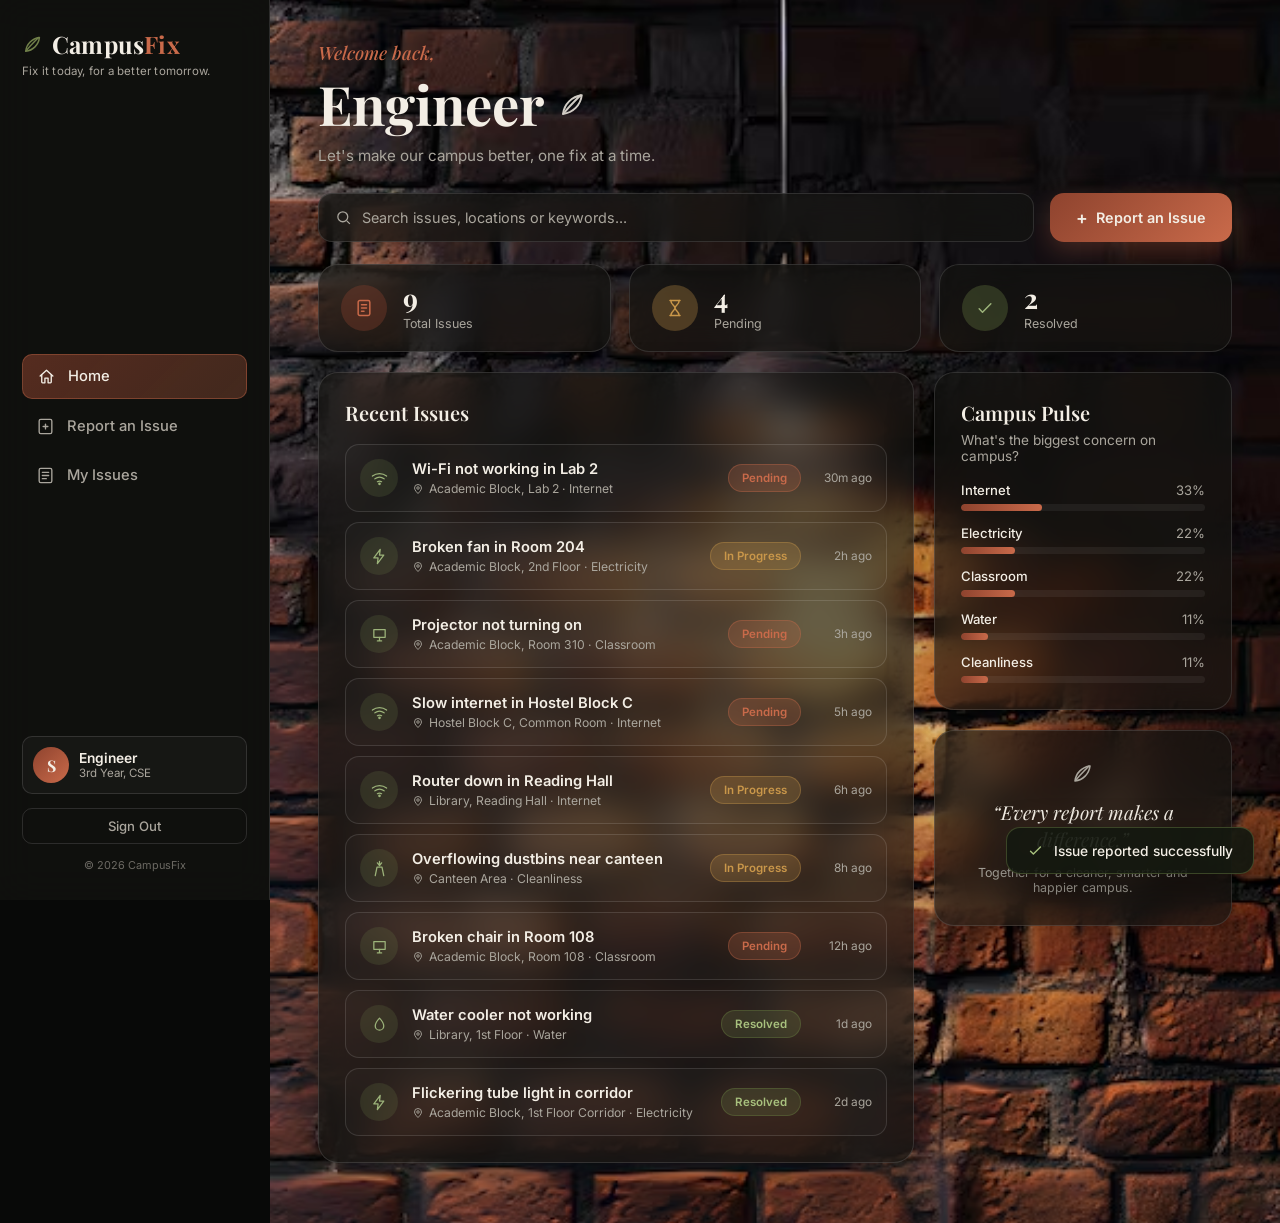
<file: index.html>
<!DOCTYPE html>
<html lang="en">
<head>
  <meta charset="UTF-8" />
  <meta name="viewport" content="width=device-width, initial-scale=1.0" />
  <title>CampusFix — Report. Track. Resolve.</title>
  <link rel="stylesheet" href="style.css" />
</head>
<body>

  <!-- ============================================
       SIDEBAR
  ============================================= -->
  <aside class="sidebar" id="sidebar">
    <div class="sidebar-top">
      <div class="logo">
        <svg class="leaf-icon logo-leaf" viewBox="0 0 24 24" aria-hidden="true">
          <path d="M4 20c8-1 14-7 15-15-8 1-14 7-15 15Z" />
          <path d="M5 19c3-4 7-8 13-14" />
        </svg>
        <h1 class="logo-text">Campus<span class="accent">Fix</span></h1>
      </div>
      <p class="tagline">Fix it today, for a better tomorrow.</p>
    </div>

    <nav class="sidebar-nav" aria-label="Main navigation">
      <button class="nav-item active" data-view="home" type="button">
        <svg class="nav-icon" viewBox="0 0 24 24" aria-hidden="true">
          <path d="M4 11.5 12 4l8 7.5" />
          <path d="M6 10v9a1 1 0 0 0 1 1h3v-6h4v6h3a1 1 0 0 0 1-1v-9" />
        </svg>
        <span>Home</span>
      </button>

      <button class="nav-item" id="navReportBtn" type="button">
        <svg class="nav-icon" viewBox="0 0 24 24" aria-hidden="true">
          <rect x="4" y="3" width="16" height="18" rx="2" />
          <path d="M9 12h6" />
          <path d="M12 9v6" />
        </svg>
        <span>Report an Issue</span>
      </button>

      <button class="nav-item" data-view="my-issues" type="button">
        <svg class="nav-icon" viewBox="0 0 24 24" aria-hidden="true">
          <rect x="4" y="3" width="16" height="18" rx="2" />
          <path d="M8 8h8" />
          <path d="M8 12h8" />
          <path d="M8 16h5" />
        </svg>
        <span>My Issues</span>
      </button>
    </nav>

    <div class="sidebar-bottom">
      <div class="user-profile">
        <div class="avatar" aria-hidden="true">S</div>
        <div class="user-info">
          <p class="user-name" id="studentNameLabel">Sakshi</p>
          <p class="user-meta">3rd Year, CSE</p>
        </div>
      </div>
      <button class="signout-btn" id="signOutBtn" type="button">Sign Out</button>
      <p class="footer-note">&copy; 2026 CampusFix</p>
    </div>
  </aside>

  <!-- Mobile menu toggle -->
  <button class="menu-toggle" id="menuToggle" type="button" aria-label="Open menu" aria-expanded="false" aria-controls="sidebar">
    <svg viewBox="0 0 24 24" aria-hidden="true"><path d="M4 7h16M4 12h16M4 17h16" /></svg>
  </button>
  <div class="sidebar-backdrop" id="sidebarBackdrop"></div>

  <!-- Main content -->
  <main class="main-content">

    <!-- home view-->
    <section class="view active" id="view-home">

      <header class="dashboard-header">
        <p class="greeting-small">Welcome back,</p>
        <h2 class="greeting-large">
          <span id="studentNameDisplay">Engineer</span>
          <svg class="leaf-icon heading-leaf" viewBox="0 0 24 24" aria-hidden="true">
            <path d="M4 20c8-1 14-7 15-15-8 1-14 7-15 15Z" />
            <path d="M5 19c3-4 7-8 13-14" />
          </svg>
        </h2>
        <p class="greeting-sub">Let's make our campus better, one fix at a time.</p>
      </header>

      <div class="action-row">
        <div class="search-bar">
          <svg class="search-icon" viewBox="0 0 24 24" aria-hidden="true">
            <circle cx="11" cy="11" r="7" />
            <path d="m21 21-4.3-4.3" />
          </svg>
          <label for="homeSearchInput" class="visually-hidden">Search issues, locations or keywords</label>
          <input type="text" id="homeSearchInput" placeholder="Search issues, locations or keywords..." autocomplete="off" />
        </div>
        <button class="btn-primary" id="openReportModalBtn" type="button">
          <span class="btn-plus">+</span> Report an Issue
        </button>
      </div>

      <!-- Statistics -->
      <div class="stats-row">
        <div class="stat-card">
          <div class="stat-icon stat-icon--rust">
            <svg viewBox="0 0 24 24" aria-hidden="true"><rect x="5" y="3" width="14" height="18" rx="2" /><path d="M9 8h6M9 12h6M9 16h3" /></svg>
          </div>
          <div>
            <p class="stat-number" id="statTotal">0</p>
            <p class="stat-label">Total Issues</p>
          </div>
        </div>
        <div class="stat-card">
          <div class="stat-icon stat-icon--amber">
            <svg viewBox="0 0 24 24" aria-hidden="true"><path d="M6 3h12M6 21h12" /><path d="M7 3c0 5 5 6 5 9s-5 4-5 9M17 3c0 5-5 6-5 9s5 4 5 9" /></svg>
          </div>
          <div>
            <p class="stat-number" id="statPending">0</p>
            <p class="stat-label">Pending</p>
          </div>
        </div>
        <div class="stat-card">
          <div class="stat-icon stat-icon--olive">
            <svg viewBox="0 0 24 24" aria-hidden="true"><path d="M5 13l4 4 10-10" /></svg>
          </div>
          <div>
            <p class="stat-number" id="statResolved">0</p>
            <p class="stat-label">Resolved</p>
          </div>
        </div>
      </div>

      <!-- Recent Issues + side column -->
      <div class="dashboard-grid">
        <section class="glass-card recent-issues-card">
          <div class="card-heading">
            <h3>Recent Issues</h3>
          </div>
          <div class="issue-list" id="recentIssuesList"></div>
          <p class="empty-message" id="recentIssuesEmpty" hidden>No issues found.</p>
        </section>

        <div class="side-column">
          <section class="glass-card pulse-card">
            <div class="card-heading">
              <h3>Campus Pulse</h3>
            </div>
            <p class="pulse-question">What's the biggest concern on campus?</p>
            <div class="pulse-list" id="campusPulseList"></div>
          </section>

          <section class="glass-card quote-card">
            <svg class="leaf-icon quote-leaf" viewBox="0 0 24 24" aria-hidden="true">
              <path d="M4 20c8-1 14-7 15-15-8 1-14 7-15 15Z" />
              <path d="M5 19c3-4 7-8 13-14" />
            </svg>
            <p class="quote-text">&ldquo;Every report makes a difference.&rdquo;</p>
            <p class="quote-sub">Together for a cleaner, smarter and happier campus.</p>
          </section>
        </div>
      </div>
    </section>

    <!-- ---------- MY ISSUES VIEW ---------- -->
    <section class="view" id="view-my-issues">
      <header class="dashboard-header">
        <p class="greeting-small">Your reports</p>
        <h2 class="greeting-large-sm">My Issues</h2>
        <p class="greeting-sub">Everything you've reported, in one place.</p>
      </header>

      <div class="action-row">
        <div class="search-bar">
          <svg class="search-icon" viewBox="0 0 24 24" aria-hidden="true">
            <circle cx="11" cy="11" r="7" />
            <path d="m21 21-4.3-4.3" />
          </svg>
          <label for="myIssuesSearchInput" class="visually-hidden">Search your issues</label>
          <input type="text" id="myIssuesSearchInput" placeholder="Search your issues..." autocomplete="off" />
        </div>
        <button class="btn-primary" id="openReportModalBtnSecondary" type="button">
          <span class="btn-plus">+</span> Report an Issue
        </button>
      </div>

      <div class="filter-row" id="filterRow" role="group" aria-label="Filter issues by status">
        <button class="filter-chip active" data-filter="all" type="button">All</button>
        <button class="filter-chip" data-filter="Pending" type="button">Pending</button>
        <button class="filter-chip" data-filter="In Progress" type="button">In Progress</button>
        <button class="filter-chip" data-filter="Resolved" type="button">Resolved</button>
      </div>

      <section class="glass-card recent-issues-card my-issues-card">
        <div class="issue-list" id="myIssuesList"></div>
        <p class="empty-message" id="myIssuesEmpty" hidden>No issues found.</p>
      </section>
    </section>
  </main>

  <!-- ============================================
       REPORT AN ISSUE MODAL
  ============================================= -->
  <div class="modal-overlay" id="modalOverlay" hidden>
    <div class="modal" role="dialog" aria-modal="true" aria-labelledby="modalTitle">
      <div class="modal-header">
        <h3 id="modalTitle">Report an Issue</h3>
        <button class="modal-close" id="closeModalBtn" type="button" aria-label="Close form">
          <svg viewBox="0 0 24 24" aria-hidden="true"><path d="M6 6l12 12M18 6 6 18" /></svg>
        </button>
      </div>

      <form id="reportForm" novalidate>
        <div class="form-group">
          <label for="issueTitle">Issue Title</label>
          <input type="text" id="issueTitle" name="issueTitle" placeholder="e.g. Broken chair in Room 101" required />
          <span class="field-error" id="issueTitleError"></span>
        </div>

        <div class="form-row">
          <div class="form-group">
            <label for="issueCategory">Category</label>
            <select id="issueCategory" name="issueCategory" required>
              <option value="" disabled selected>Select category</option>
              <option value="Internet">Internet</option>
              <option value="Classroom">Classroom</option>
              <option value="Electricity">Electricity</option>
              <option value="Cleanliness">Cleanliness</option>
              <option value="Water">Water</option>
              <option value="Other">Other</option>
            </select>
          </div>

          <div class="form-group">
            <label for="issuePriority">Priority</label>
            <select id="issuePriority" name="issuePriority" required>
              <option value="" disabled selected>Select priority</option>
              <option value="Low">Low</option>
              <option value="Medium">Medium</option>
              <option value="High">High</option>
            </select>
          </div>
        </div>

        <div class="form-group">
          <label for="issueLocation">Location</label>
          <input type="text" id="issueLocation" name="issueLocation" placeholder="e.g. Academic Block, Room 204" required />
          <span class="field-error" id="issueLocationError"></span>
        </div>

        <div class="form-group">
          <label for="issueDescription">Description</label>
          <textarea id="issueDescription" name="issueDescription" rows="3" placeholder="Briefly describe the issue (optional)"></textarea>
        </div>

        <button type="submit" class="btn-primary btn-full">Submit Issue</button>
      </form>
    </div>
  </div>

  <!-- ============================================
       TOAST NOTIFICATION
  ============================================= -->
  <div class="toast" id="toast" role="status" aria-live="polite" hidden>
    <svg viewBox="0 0 24 24" aria-hidden="true"><path d="M5 13l4 4 10-10" /></svg>
    <span id="toastMessage">Issue reported successfully</span>
  </div>

  <script src="script.js"></script>
</body>
</html>
</file>
<file: style.css>
@import url('https://fonts.googleapis.com/css2?family=Playfair+Display:ital,wght@0,500;0,600;0,700;1,500&family=Inter:wght@400;500;600;700&display=swap');

/* 1. VARIABLES*/
:root {
  --bg: #080908;
  --glass: rgba(20, 20, 18, 0.65);
  --glass-light: rgba(30, 29, 26, 0.55);
  --brick: #8E432E;
  --orange: #C96A4A;
  --cream: #F3EEE5;
  --muted: #AAA69D;
  --olive: #71814A;
  --success: #687D43;
  --border: rgba(255, 255, 255, 0.12);
  --amber: #C9974A;

  --font-heading: 'Playfair Display', Georgia, 'Times New Roman', serif;
  --font-body: 'Inter', Arial, Helvetica, sans-serif;

  --radius-lg: 20px;
  --radius-md: 14px;
  --radius-sm: 10px;
  --sidebar-width: 270px;
}

/* reset and base*/
* {
  box-sizing: border-box;
  margin: 0;
  padding: 0;
}

html {
  scroll-behavior: smooth;
}

body {
  background: var(--bg);
  color: var(--cream);
  font-family: var(--font-body);
  min-height: 100vh;
  display: flex;
  overflow-x: hidden;
}

img, svg {
  display: block;
}

button, input, select, textarea {
  font-family: inherit;
  color: inherit;
}

button {
  cursor: pointer;
  background: none;
  border: none;
}

a {
  color: inherit;
}

.visually-hidden {
  position: absolute;
  width: 1px;
  height: 1px;
  overflow: hidden;
  clip: rect(0 0 0 0);
  white-space: nowrap;
}

/* Visible focus states for accessibility */
button:focus-visible,
input:focus-visible,
select:focus-visible,
textarea:focus-visible,
.nav-item:focus-visible {
  outline: 2px solid var(--orange);
  outline-offset: 2px;
  border-radius: 6px;
}

.leaf-icon {
  width: 18px;
  height: 18px;
  fill: none;
  stroke: var(--olive);
  stroke-width: 1.6;
  stroke-linecap: round;
  stroke-linejoin: round;
}

/*sidebar*/
.sidebar {
  width: var(--sidebar-width);
  min-width: var(--sidebar-width);
  height: 100vh;
  position: sticky;
  top: 0;
  background: var(--glass);
  backdrop-filter: blur(18px);
  -webkit-backdrop-filter: blur(18px);
  border-right: 1px solid var(--border);
  padding: 28px 22px;
  display: flex;
  flex-direction: column;
  justify-content: space-between;
  z-index: 30;
}

.logo {
  display: flex;
  align-items: center;
  gap: 8px;
}

.logo-leaf {
  width: 22px;
  height: 22px;
  stroke: var(--olive);
}

.logo-text {
  font-family: var(--font-heading);
  font-weight: 700;
  font-size: 1.5rem;
  color: var(--cream);
  letter-spacing: 0.2px;
}

.logo-text .accent {
  color: var(--orange);
}

.tagline {
  font-size: 0.72rem;
  color: var(--muted);
  margin-top: 4px;
  letter-spacing: 0.2px;
}

.sidebar-nav {
  display: flex;
  flex-direction: column;
  gap: 6px;
  margin-top: 36px;
}

.nav-item {
  display: flex;
  align-items: center;
  gap: 12px;
  padding: 12px 14px;
  border-radius: var(--radius-sm);
  color: var(--muted);
  font-size: 0.92rem;
  font-weight: 500;
  text-align: left;
  transition: background 0.2s ease, color 0.2s ease, transform 0.15s ease;
}

.nav-icon {
  width: 19px;
  height: 19px;
  flex-shrink: 0;
  fill: none;
  stroke: currentColor;
  stroke-width: 1.7;
  stroke-linecap: round;
  stroke-linejoin: round;
}

.nav-item:hover {
  background: rgba(255, 255, 255, 0.05);
  color: var(--cream);
  transform: translateX(2px);
}

.nav-item.active {
  background: linear-gradient(135deg, rgba(142, 67, 46, 0.55), rgba(201, 106, 74, 0.28));
  color: var(--cream);
  border: 1px solid rgba(201, 106, 74, 0.4);
}

.sidebar-bottom {
  display: flex;
  flex-direction: column;
  gap: 14px;
}

.user-profile {
  display: flex;
  align-items: center;
  gap: 10px;
  padding: 10px;
  border-radius: var(--radius-sm);
  border: 1px solid var(--border);
  background: rgba(255, 255, 255, 0.03);
}

.avatar {
  width: 36px;
  height: 36px;
  border-radius: 50%;
  background: linear-gradient(135deg, var(--brick), var(--orange));
  display: flex;
  align-items: center;
  justify-content: center;
  font-family: var(--font-heading);
  font-weight: 700;
  font-size: 1rem;
  color: var(--cream);
  flex-shrink: 0;
}

.user-name {
  font-size: 0.86rem;
  font-weight: 600;
  color: var(--cream);
}

.user-meta {
  font-size: 0.72rem;
  color: var(--muted);
}

.signout-btn {
  width: 100%;
  padding: 9px;
  border-radius: var(--radius-sm);
  border: 1px solid var(--border);
  color: var(--muted);
  font-size: 0.82rem;
  font-weight: 500;
  transition: background 0.2s ease, color 0.2s ease, border-color 0.2s ease;
}

.signout-btn:hover {
  background: rgba(142, 67, 46, 0.25);
  color: var(--cream);
  border-color: rgba(201, 106, 74, 0.4);
}

.footer-note {
  font-size: 0.68rem;
  color: rgba(170, 166, 157, 0.6);
  text-align: center;
}

/* Mobile sidebar controls -hidden */
.menu-toggle {
  display: none;
  position: fixed;
  top: 16px;
  left: 16px;
  z-index: 40;
  background: var(--glass);
  border: 1px solid var(--border);
  border-radius: var(--radius-sm);
  padding: 9px;
  backdrop-filter: blur(10px);
}

.menu-toggle svg {
  width: 20px;
  height: 20px;
  stroke: var(--cream);
  fill: none;
  stroke-width: 1.8;
  stroke-linecap: round;
}

.sidebar-backdrop {
  display: none;
  position: fixed;
  inset: 0;
  background: rgba(0, 0, 0, 0.55);
  z-index: 25;
}

/* main cntent layout*/
.main-content {
  flex: 1;
  position: relative;
  min-height: 100vh;
  padding: 40px 48px 60px;
  overflow: hidden;
  background-image: url('background.jpg');
  background-size: cover;
  background-position: center;
  background-repeat: no-repeat;
}

/* background*/
.atmosphere {
  position: absolute;
  inset: 0;
  z-index: 0;
  pointer-events: none;
  overflow: hidden;
}

/* ----------------------------------------------------------
   6. VIEWS (page switching)
---------------------------------------------------------- */
.view {
  position: relative;
  z-index: 1;
  display: none;
  animation: fadeIn 0.35s ease;
}

.view.active {
  display: block;
}

@keyframes fadeIn {
  from { opacity: 0; transform: translateY(6px); }
  to { opacity: 1; transform: translateY(0); }
}

/* ----------------------------------------------------------
   7. DASHBOARD HEADER / GREETING
---------------------------------------------------------- */
.greeting-small {
  font-family: var(--font-heading);
  font-style: italic;
  font-size: 1.15rem;
  color: var(--orange);
  font-weight: 500;
}

.greeting-large {
  font-family: var(--font-heading);
  font-weight: 700;
  font-size: clamp(2.4rem, 5vw, 3.4rem);
  color: var(--cream);
  display: flex;
  align-items: center;
  gap: 14px;
  margin-top: 2px;
}

.greeting-large-sm {
  font-family: var(--font-heading);
  font-weight: 700;
  font-size: clamp(2rem, 4vw, 2.6rem);
  color: var(--cream);
  margin-top: 2px;
}

.heading-leaf {
  width: 30px;
  height: 30px;
  stroke: var(--cream);
  opacity: 0.85;
}

.greeting-sub {
  color: var(--muted);
  font-size: 0.95rem;
  margin-top: 6px;
}

/* ----------------------------------------------------------
   8. SEARCH BAR + REPORT BUTTON
---------------------------------------------------------- */
.action-row {
  display: flex;
  gap: 16px;
  margin-top: 28px;
  flex-wrap: wrap;
}

.search-bar {
  flex: 1;
  min-width: 240px;
  display: flex;
  align-items: center;
  gap: 10px;
  background: var(--glass);
  border: 1px solid var(--border);
  border-radius: var(--radius-md);
  padding: 0 16px;
  backdrop-filter: blur(14px);
  -webkit-backdrop-filter: blur(14px);
  transition: border-color 0.2s ease;
}

.search-bar:focus-within {
  border-color: rgba(201, 106, 74, 0.55);
}

.search-icon {
  width: 17px;
  height: 17px;
  fill: none;
  stroke: var(--muted);
  stroke-width: 1.8;
  flex-shrink: 0;
}

.search-bar input {
  flex: 1;
  background: none;
  border: none;
  outline: none;
  padding: 15px 0;
  font-size: 0.9rem;
  color: var(--cream);
}

.search-bar input::placeholder {
  color: var(--muted);
}

.btn-primary {
  display: inline-flex;
  align-items: center;
  justify-content: center;
  gap: 8px;
  background: linear-gradient(135deg, var(--brick), var(--orange));
  color: var(--cream);
  font-weight: 600;
  font-size: 0.9rem;
  padding: 0 26px;
  border-radius: var(--radius-md);
  box-shadow: 0 8px 24px rgba(201, 106, 74, 0.28);
  transition: transform 0.18s ease, box-shadow 0.18s ease, filter 0.18s ease;
  white-space: nowrap;
}

.btn-primary:hover {
  transform: translateY(-2px);
  box-shadow: 0 10px 30px rgba(201, 106, 74, 0.4);
  filter: brightness(1.06);
}

.btn-primary:active {
  transform: translateY(0);
}

.btn-plus {
  font-size: 1.1rem;
  line-height: 1;
}

.btn-full {
  width: 100%;
  padding: 14px;
  margin-top: 6px;
}

/* ----------------------------------------------------------
   9. GLASS CARD (shared)
---------------------------------------------------------- */
.glass-card {
  background: var(--glass);
  border: 1px solid var(--border);
  border-radius: var(--radius-lg);
  backdrop-filter: blur(18px);
  -webkit-backdrop-filter: blur(18px);
  padding: 26px;
  box-shadow: 0 20px 45px rgba(0, 0, 0, 0.35);
}

.card-heading h3 {
  font-family: var(--font-heading);
  font-size: 1.25rem;
  color: var(--cream);
  font-weight: 600;
}

/* ----------------------------------------------------------
   10. STATISTICS
---------------------------------------------------------- */
.stats-row {
  display: grid;
  grid-template-columns: repeat(3, 1fr);
  gap: 18px;
  margin-top: 22px;
}

.stat-card {
  background: var(--glass);
  border: 1px solid var(--border);
  border-radius: var(--radius-lg);
  backdrop-filter: blur(16px);
  -webkit-backdrop-filter: blur(16px);
  padding: 20px 22px;
  display: flex;
  align-items: center;
  gap: 16px;
  transition: transform 0.2s ease, box-shadow 0.2s ease;
}

.stat-card:hover {
  transform: translateY(-3px);
  box-shadow: 0 14px 30px rgba(0, 0, 0, 0.3);
}

.stat-icon {
  width: 46px;
  height: 46px;
  border-radius: 50%;
  display: flex;
  align-items: center;
  justify-content: center;
  flex-shrink: 0;
}

.stat-icon svg {
  width: 20px;
  height: 20px;
  fill: none;
  stroke-width: 1.8;
  stroke-linecap: round;
  stroke-linejoin: round;
}

.stat-icon--rust {
  background: rgba(142, 67, 46, 0.35);
}
.stat-icon--rust svg { stroke: var(--orange); }

.stat-icon--amber {
  background: rgba(201, 151, 74, 0.3);
}
.stat-icon--amber svg { stroke: var(--amber); }

.stat-icon--olive {
  background: rgba(104, 125, 67, 0.35);
}
.stat-icon--olive svg { stroke: #9CB37A; }

.stat-number {
  font-family: var(--font-heading);
  font-size: 1.7rem;
  font-weight: 700;
  color: var(--cream);
  line-height: 1;
}

.stat-label {
  font-size: 0.78rem;
  color: var(--muted);
  margin-top: 4px;
}

/*dashboard grid*/
.dashboard-grid {
  display: grid;
  grid-template-columns: 2fr 1fr;
  gap: 20px;
  margin-top: 20px;
  align-items: start;
}

.side-column {
  display: flex;
  flex-direction: column;
  gap: 20px;
}

/* issues */
.issue-list {
  display: flex;
  flex-direction: column;
  gap: 10px;
  margin-top: 18px;
}

.issue-row {
  display: flex;
  align-items: center;
  gap: 14px;
  padding: 14px;
  border-radius: var(--radius-md);
  border: 1px solid var(--border);
  background: rgba(255, 255, 255, 0.02);
  transition: transform 0.18s ease, background 0.18s ease;
  flex-wrap: wrap;
}

.issue-row:hover {
  transform: translateY(-2px);
  background: rgba(255, 255, 255, 0.045);
}

.issue-icon {
  width: 38px;
  height: 38px;
  border-radius: 50%;
  display: flex;
  align-items: center;
  justify-content: center;
  background: rgba(113, 129, 74, 0.2);
  flex-shrink: 0;
}

.issue-icon svg {
  width: 17px;
  height: 17px;
  fill: none;
  stroke: #9CB37A;
  stroke-width: 1.8;
  stroke-linecap: round;
  stroke-linejoin: round;
}

.issue-main {
  flex: 1;
  min-width: 160px;
}

.issue-title {
  font-size: 0.92rem;
  font-weight: 600;
  color: var(--cream);
}

.issue-meta {
  display: flex;
  align-items: center;
  gap: 5px;
  font-size: 0.76rem;
  color: var(--muted);
  margin-top: 3px;
}

.issue-meta svg {
  width: 12px;
  height: 12px;
  stroke: var(--muted);
  fill: none;
  stroke-width: 1.8;
}

.issue-side {
  display: flex;
  align-items: center;
  gap: 16px;
}

.status-badge {
  font-size: 0.72rem;
  font-weight: 600;
  padding: 6px 13px;
  border-radius: 999px;
  white-space: nowrap;
}

.status-badge.status-pending {
  background: rgba(201, 106, 74, 0.22);
  color: var(--orange);
  border: 1px solid rgba(201, 106, 74, 0.35);
}

.status-badge.status-progress {
  background: rgba(201, 151, 74, 0.22);
  color: var(--amber);
  border: 1px solid rgba(201, 151, 74, 0.35);
}

.status-badge.status-resolved {
  background: rgba(104, 125, 67, 0.25);
  color: #A8C17E;
  border: 1px solid rgba(104, 125, 67, 0.4);
}

.issue-time {
  font-size: 0.74rem;
  color: var(--muted);
  min-width: 55px;
  text-align: right;
}

.empty-message {
  text-align: center;
  color: var(--muted);
  font-size: 0.88rem;
  padding: 24px 0;
}

/* Status select + delete button used on My Issues page */
.status-select {
  background: rgba(255, 255, 255, 0.04);
  border: 1px solid var(--border);
  border-radius: 999px;
  padding: 6px 10px;
  font-size: 0.75rem;
  color: var(--cream);
  cursor: pointer;
}

.status-select:hover {
  border-color: rgba(201, 106, 74, 0.4);
}

.delete-btn {
  width: 30px;
  height: 30px;
  border-radius: 50%;
  display: flex;
  align-items: center;
  justify-content: center;
  border: 1px solid var(--border);
  transition: background 0.18s ease, border-color 0.18s ease;
  flex-shrink: 0;
}

.delete-btn svg {
  width: 14px;
  height: 14px;
  stroke: var(--muted);
  fill: none;
  stroke-width: 1.8;
  stroke-linecap: round;
}

.delete-btn:hover {
  background: rgba(142, 67, 46, 0.3);
  border-color: rgba(201, 106, 74, 0.4);
}

.delete-btn:hover svg {
  stroke: var(--cream);
}

.priority-tag {
  font-size: 0.68rem;
  color: var(--muted);
  border: 1px solid var(--border);
  padding: 3px 9px;
  border-radius: 999px;
  white-space: nowrap;
}

/* campus pulse*/
.pulse-question {
  font-size: 0.85rem;
  color: var(--muted);
  margin-top: 6px;
}

.pulse-list {
  display: flex;
  flex-direction: column;
  gap: 14px;
  margin-top: 18px;
}

.pulse-item-label {
  display: flex;
  justify-content: space-between;
  font-size: 0.82rem;
  margin-bottom: 6px;
}

.pulse-item-label .pulse-name {
  color: var(--cream);
  font-weight: 500;
}

.pulse-item-label .pulse-percent {
  color: var(--muted);
}

.pulse-bar-track {
  width: 100%;
  height: 7px;
  border-radius: 999px;
  background: rgba(255, 255, 255, 0.06);
  overflow: hidden;
}

.pulse-bar-fill {
  height: 100%;
  width: 0%;
  border-radius: 999px;
  background: linear-gradient(90deg, var(--brick), var(--orange));
  transition: width 0.9s ease;
}

/* quote card*/
.quote-card {
  text-align: center;
  padding: 30px 24px;
}

.quote-leaf {
  width: 24px;
  height: 24px;
  stroke: var(--muted);
  margin: 0 auto 14px;
}

.quote-text {
  font-family: var(--font-heading);
  font-style: italic;
  font-size: 1.2rem;
  color: var(--cream);
  line-height: 1.4;
}

.quote-sub {
  font-size: 0.78rem;
  color: var(--muted);
  margin-top: 12px;
}

/* my issues*/
.filter-row {
  display: flex;
  gap: 10px;
  margin-top: 22px;
  flex-wrap: wrap;
}

.filter-chip {
  padding: 8px 18px;
  border-radius: 999px;
  border: 1px solid var(--border);
  background: rgba(255, 255, 255, 0.02);
  color: var(--muted);
  font-size: 0.82rem;
  font-weight: 500;
  transition: background 0.18s ease, color 0.18s ease, border-color 0.18s ease;
}

.filter-chip:hover {
  color: var(--cream);
  border-color: rgba(201, 106, 74, 0.35);
}

.filter-chip.active {
  background: linear-gradient(135deg, var(--brick), var(--orange));
  color: var(--cream);
  border-color: transparent;
}

.my-issues-card {
  margin-top: 20px;
}

/* modal*/
.modal-overlay {
  position: fixed;
  inset: 0;
  background: rgba(4, 4, 3, 0.72);
  backdrop-filter: blur(4px);
  align-items: center;
  justify-content: center;
  z-index: 100;
  padding: 20px;
  animation: overlayFade 0.25s ease;
}

.modal-overlay[hidden] {
  display: none;
}

.modal-overlay:not([hidden]) {
  display: flex;
}

@keyframes overlayFade {
  from { opacity: 0; }
  to { opacity: 1; }
}

.modal {
  width: 100%;
  max-width: 480px;
  max-height: 90vh;
  overflow-y: auto;
  background: #121210;
  border: 1px solid var(--border);
  border-radius: var(--radius-lg);
  padding: 26px 28px 28px;
  box-shadow: 0 30px 70px rgba(0, 0, 0, 0.55);
  animation: modalPop 0.3s ease;
}

@keyframes modalPop {
  from { opacity: 0; transform: translateY(14px) scale(0.98); }
  to { opacity: 1; transform: translateY(0) scale(1); }
}

.modal-header {
  display: flex;
  align-items: center;
  justify-content: space-between;
  margin-bottom: 20px;
}

.modal-header h3 {
  font-family: var(--font-heading);
  font-size: 1.3rem;
  color: var(--cream);
}

.modal-close {
  width: 32px;
  height: 32px;
  border-radius: 50%;
  display: flex;
  align-items: center;
  justify-content: center;
  border: 1px solid var(--border);
  transition: background 0.18s ease;
}

.modal-close svg {
  width: 15px;
  height: 15px;
  stroke: var(--muted);
  fill: none;
  stroke-width: 1.9;
  stroke-linecap: round;
}

.modal-close:hover {
  background: rgba(142, 67, 46, 0.3);
}

.form-group {
  margin-bottom: 16px;
}

.form-row {
  display: grid;
  grid-template-columns: 1fr 1fr;
  gap: 14px;
}

.form-group label {
  display: block;
  font-size: 0.8rem;
  color: var(--muted);
  margin-bottom: 7px;
  font-weight: 500;
}

.form-group input,
.form-group select,
.form-group textarea {
  width: 100%;
  background: rgba(255, 255, 255, 0.04);
  border: 1px solid var(--border);
  border-radius: var(--radius-sm);
  padding: 11px 13px;
  font-size: 0.88rem;
  color: var(--cream);
  outline: none;
  transition: border-color 0.2s ease;
}

.form-group textarea {
  resize: vertical;
  min-height: 70px;
  font-family: inherit;
}

.form-group input:focus,
.form-group select:focus,
.form-group textarea:focus {
  border-color: rgba(201, 106, 74, 0.55);
}

.form-group select {
  appearance: none;
  background-image: url("data:image/svg+xml,%3Csvg xmlns='http://www.w3.org/2000/svg' width='14' height='14' viewBox='0 0 24 24' fill='none' stroke='%23AAA69D' stroke-width='2'%3E%3Cpath d='m6 9 6 6 6-6'/%3E%3C/svg%3E");
  background-repeat: no-repeat;
  background-position: right 13px center;
  padding-right: 34px;
}

.field-error {
  display: block;
  color: var(--orange);
  font-size: 0.74rem;
  margin-top: 5px;
  min-height: 14px;
}

/*toast*/
.toast {
  position: fixed;
  bottom: 26px;
  right: 26px;
  display: flex;
  align-items: center;
  gap: 10px;
  background: rgba(20, 24, 16, 0.92);
  border: 1px solid rgba(104, 125, 67, 0.45);
  color: var(--cream);
  padding: 14px 20px;
  border-radius: var(--radius-md);
  font-size: 0.86rem;
  font-weight: 500;
  box-shadow: 0 16px 40px rgba(0, 0, 0, 0.4);
  z-index: 200;
  animation: toastIn 0.35s ease;
}

.toast svg {
  width: 17px;
  height: 17px;
  stroke: #A8C17E;
  fill: none;
  stroke-width: 2;
  stroke-linecap: round;
  stroke-linejoin: round;
  flex-shrink: 0;
}

@keyframes toastIn {
  from { opacity: 0; transform: translateY(16px); }
  to { opacity: 1; transform: translateY(0); }
}

.toast.hide {
  animation: toastOut 0.3s ease forwards;
}

@keyframes toastOut {
  from { opacity: 1; transform: translateY(0); }
  to { opacity: 0; transform: translateY(16px); }
}

/*design */
@media (max-width: 1024px) {
  .dashboard-grid {
    grid-template-columns: 1fr;
  }
  .main-content {
    padding: 40px 32px 60px;
  }
}

@media (max-width: 860px) {
  .sidebar {
    position: fixed;
    left: 0;
    top: 0;
    transform: translateX(-100%);
    transition: transform 0.28s ease;
    z-index: 35;
  }

  .sidebar.open {
    transform: translateX(0);
  }

  .menu-toggle {
    display: flex;
  }

  body.sidebar-open .sidebar-backdrop {
    display: block;
  }

  .main-content {
    padding: 84px 20px 50px;
    width: 100%;
  }

  .stats-row {
    grid-template-columns: 1fr;
  }

  .form-row {
    grid-template-columns: 1fr;
  }
}

@media (max-width: 560px) {
  .greeting-large {
    font-size: 2.1rem;
  }

  .action-row {
    flex-direction: column;
  }

  .btn-primary {
    width: 100%;
    padding: 14px;
  }

  .issue-row {
    flex-direction: column;
    align-items: flex-start;
  }

  .issue-side {
    width: 100%;
    justify-content: space-between;
  }

  .issue-time {
    text-align: left;
  }
}

/* Respect reduced-motion preference */
@media (prefers-reduced-motion: reduce) {
  * {
    animation-duration: 0.01ms !important;
    transition-duration: 0.01ms !important;
  }
}
</file>
